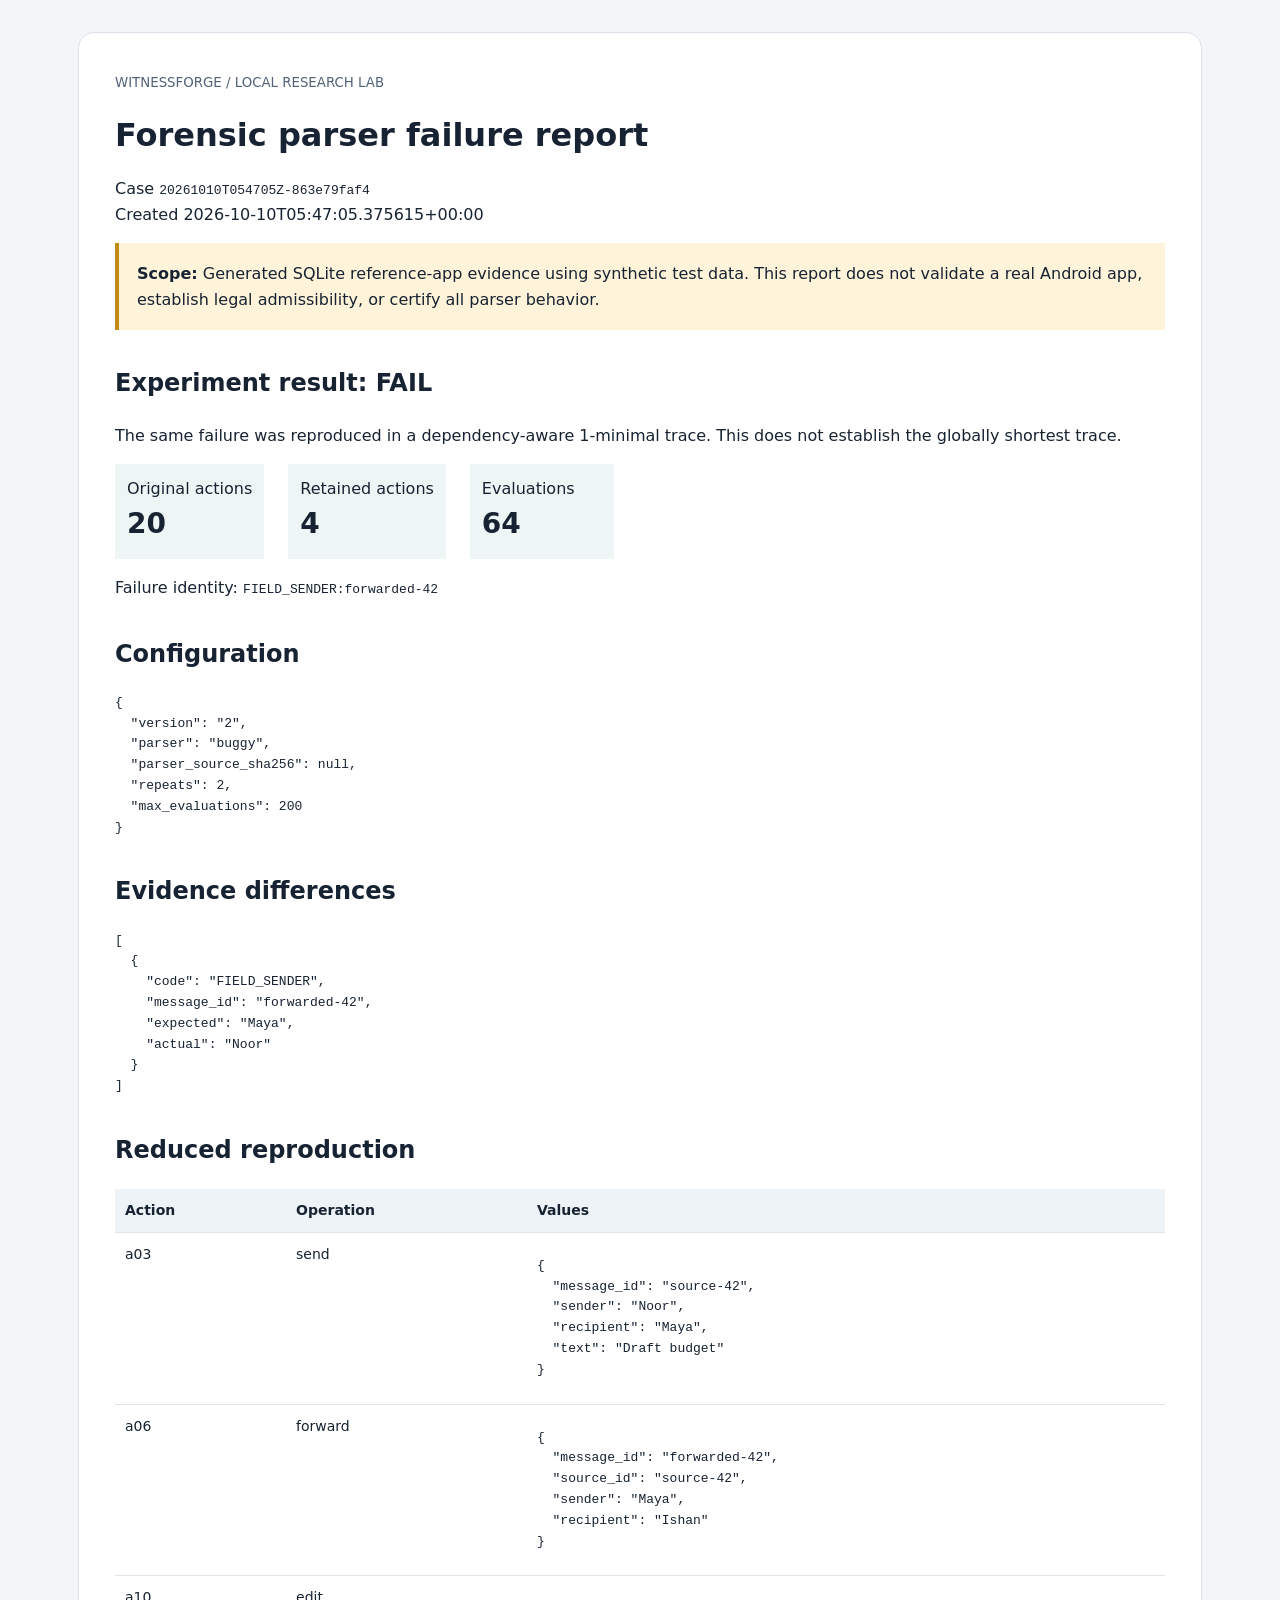
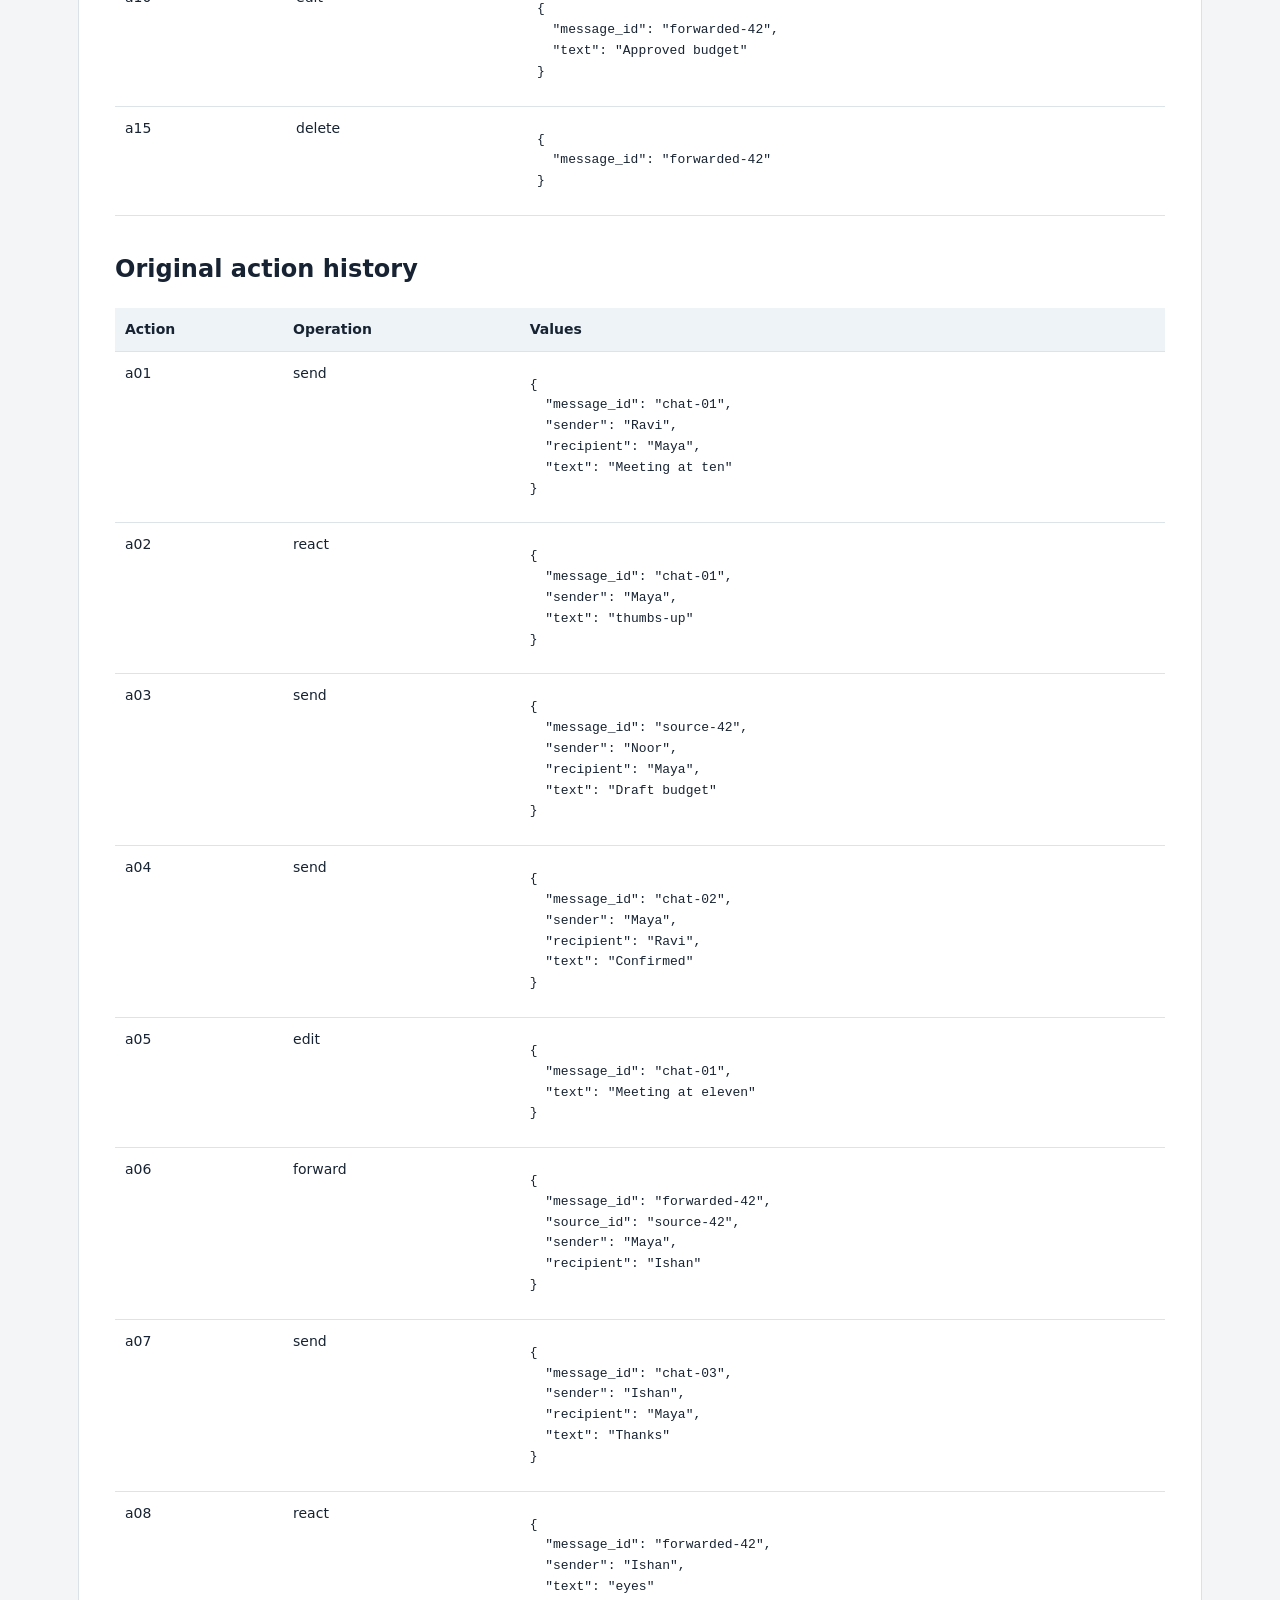
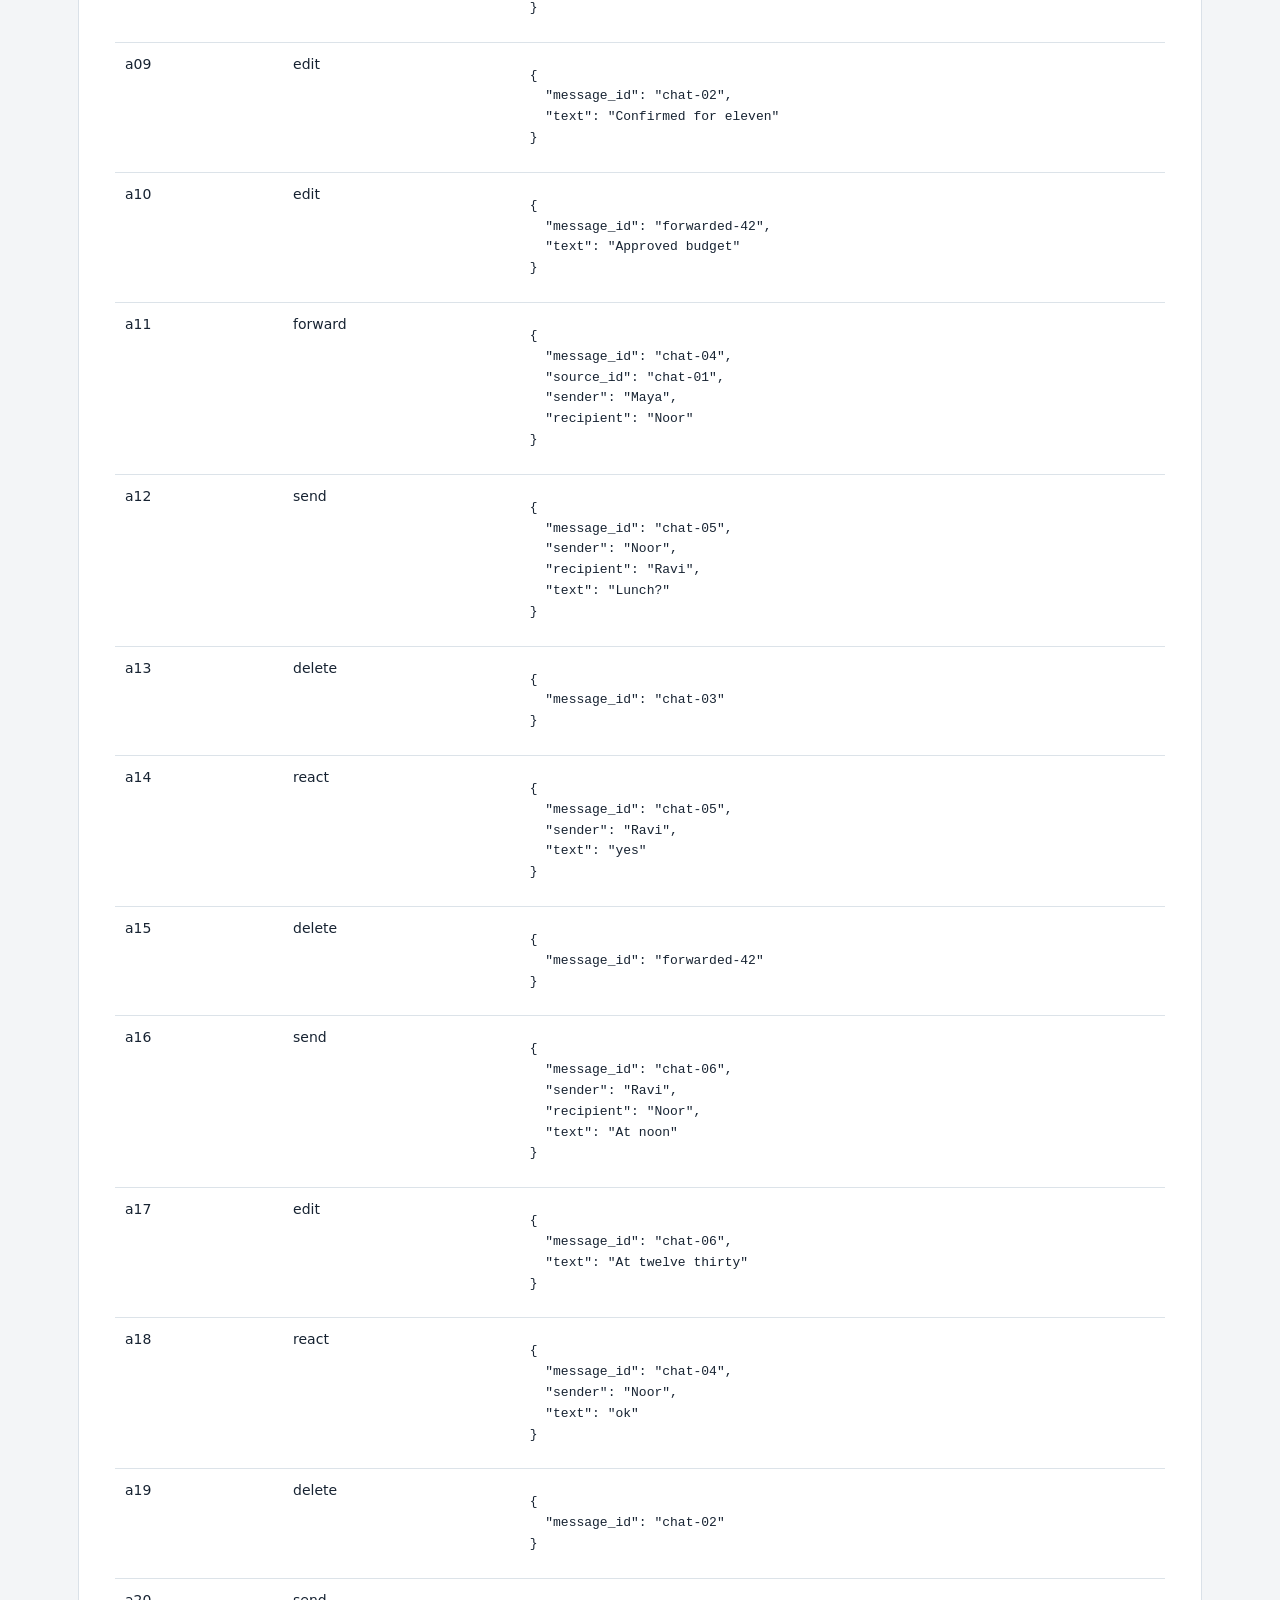
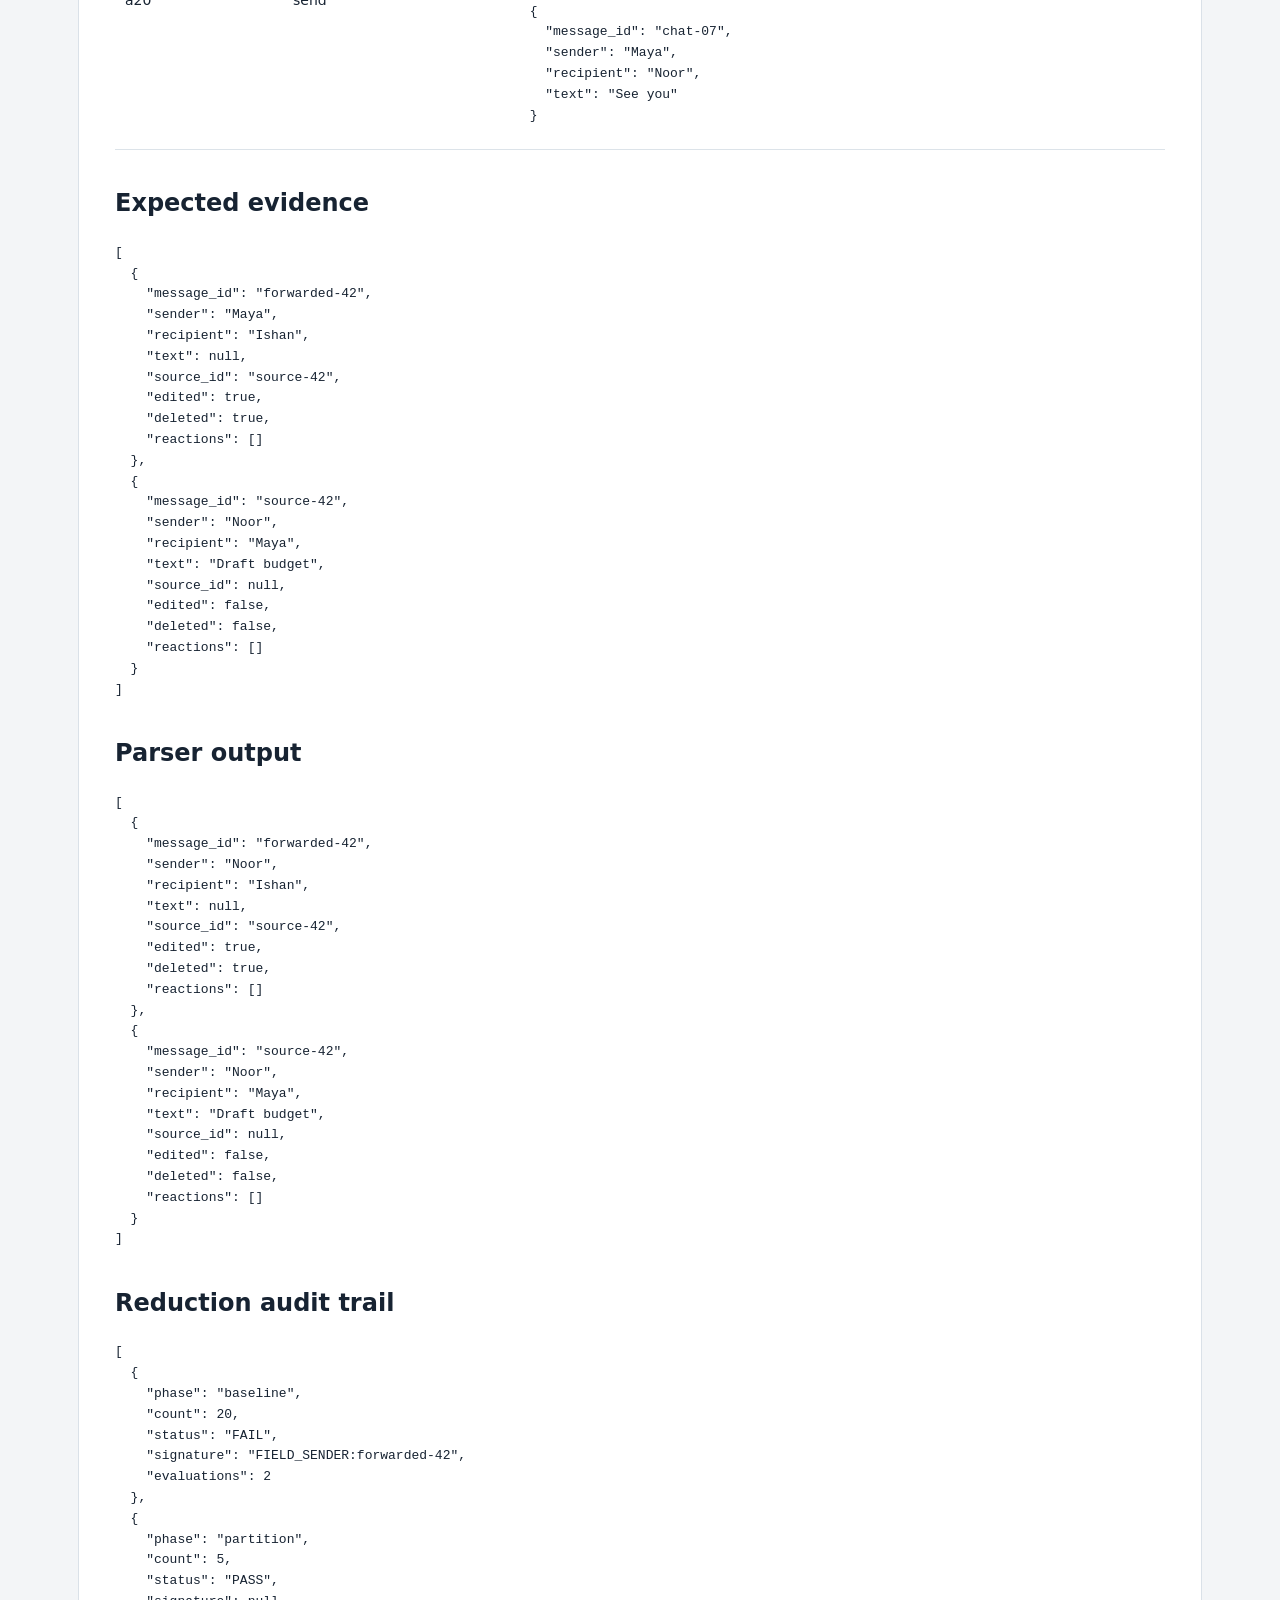
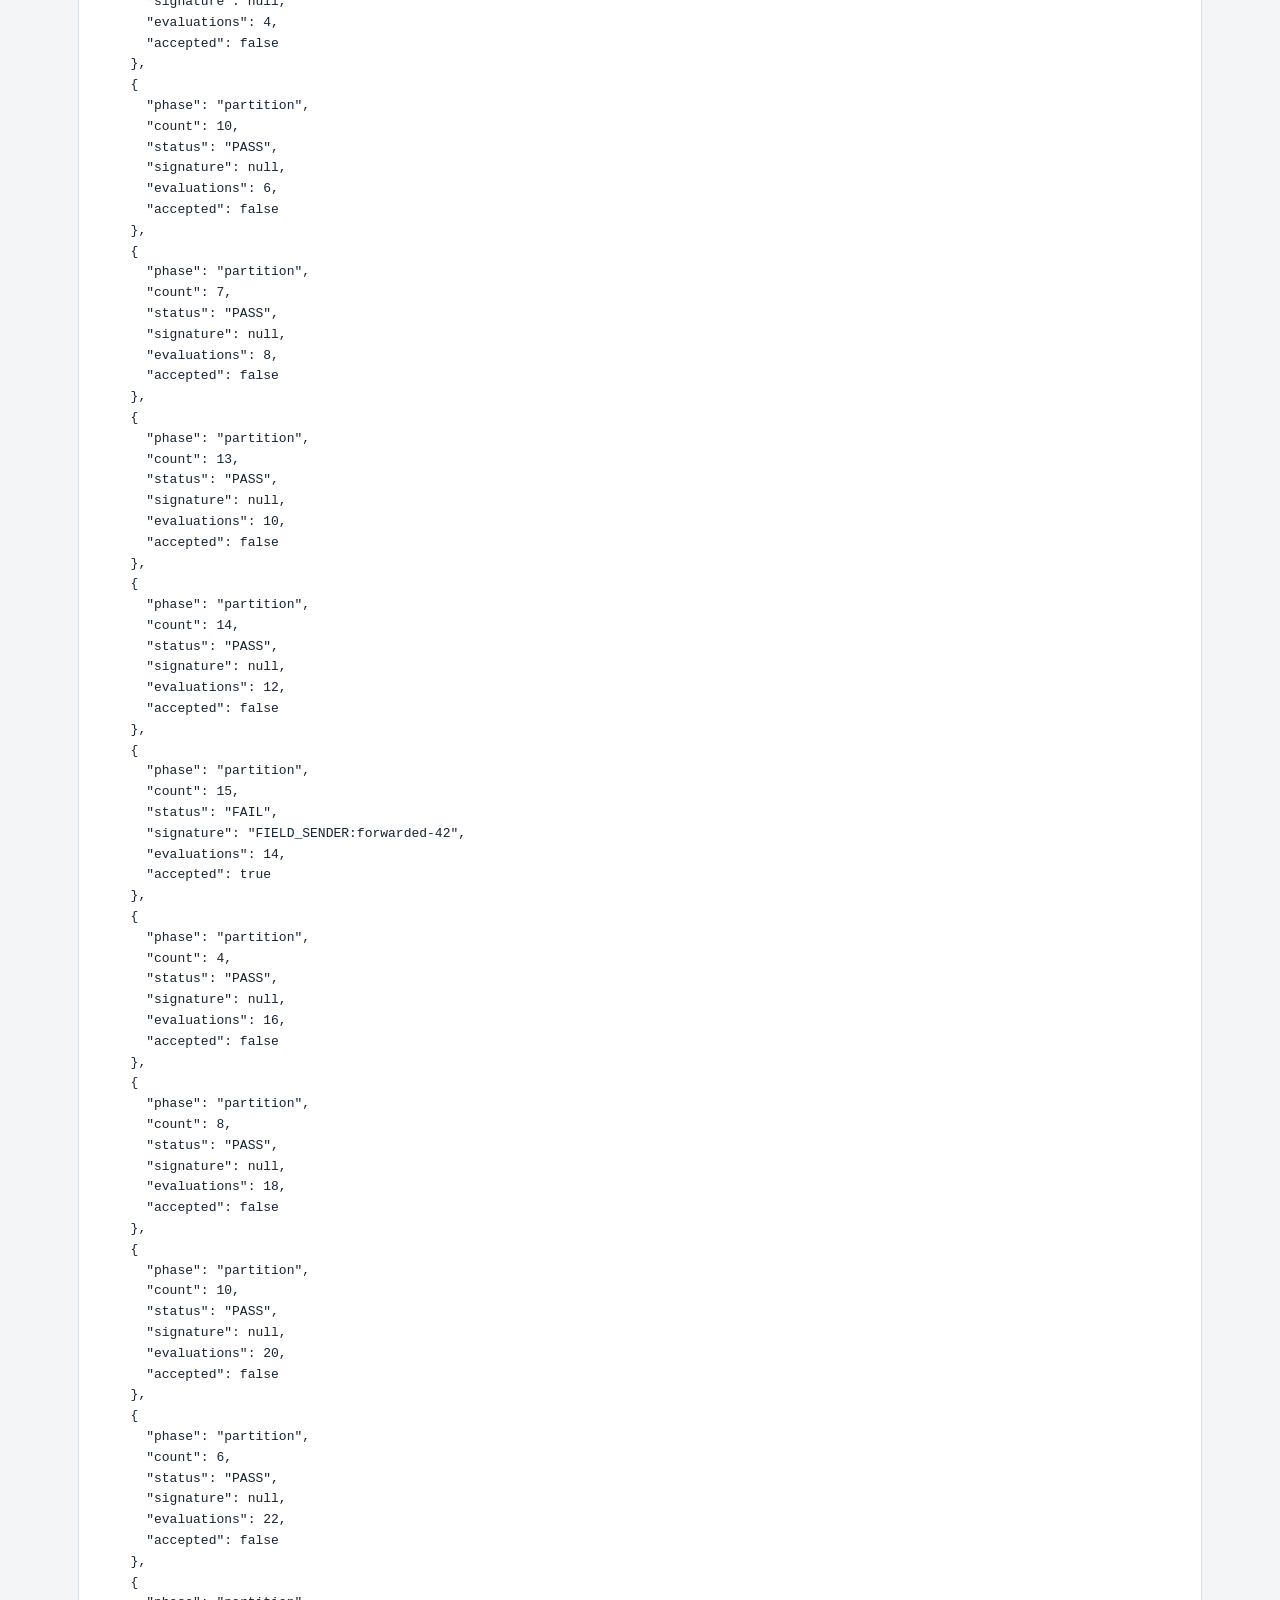
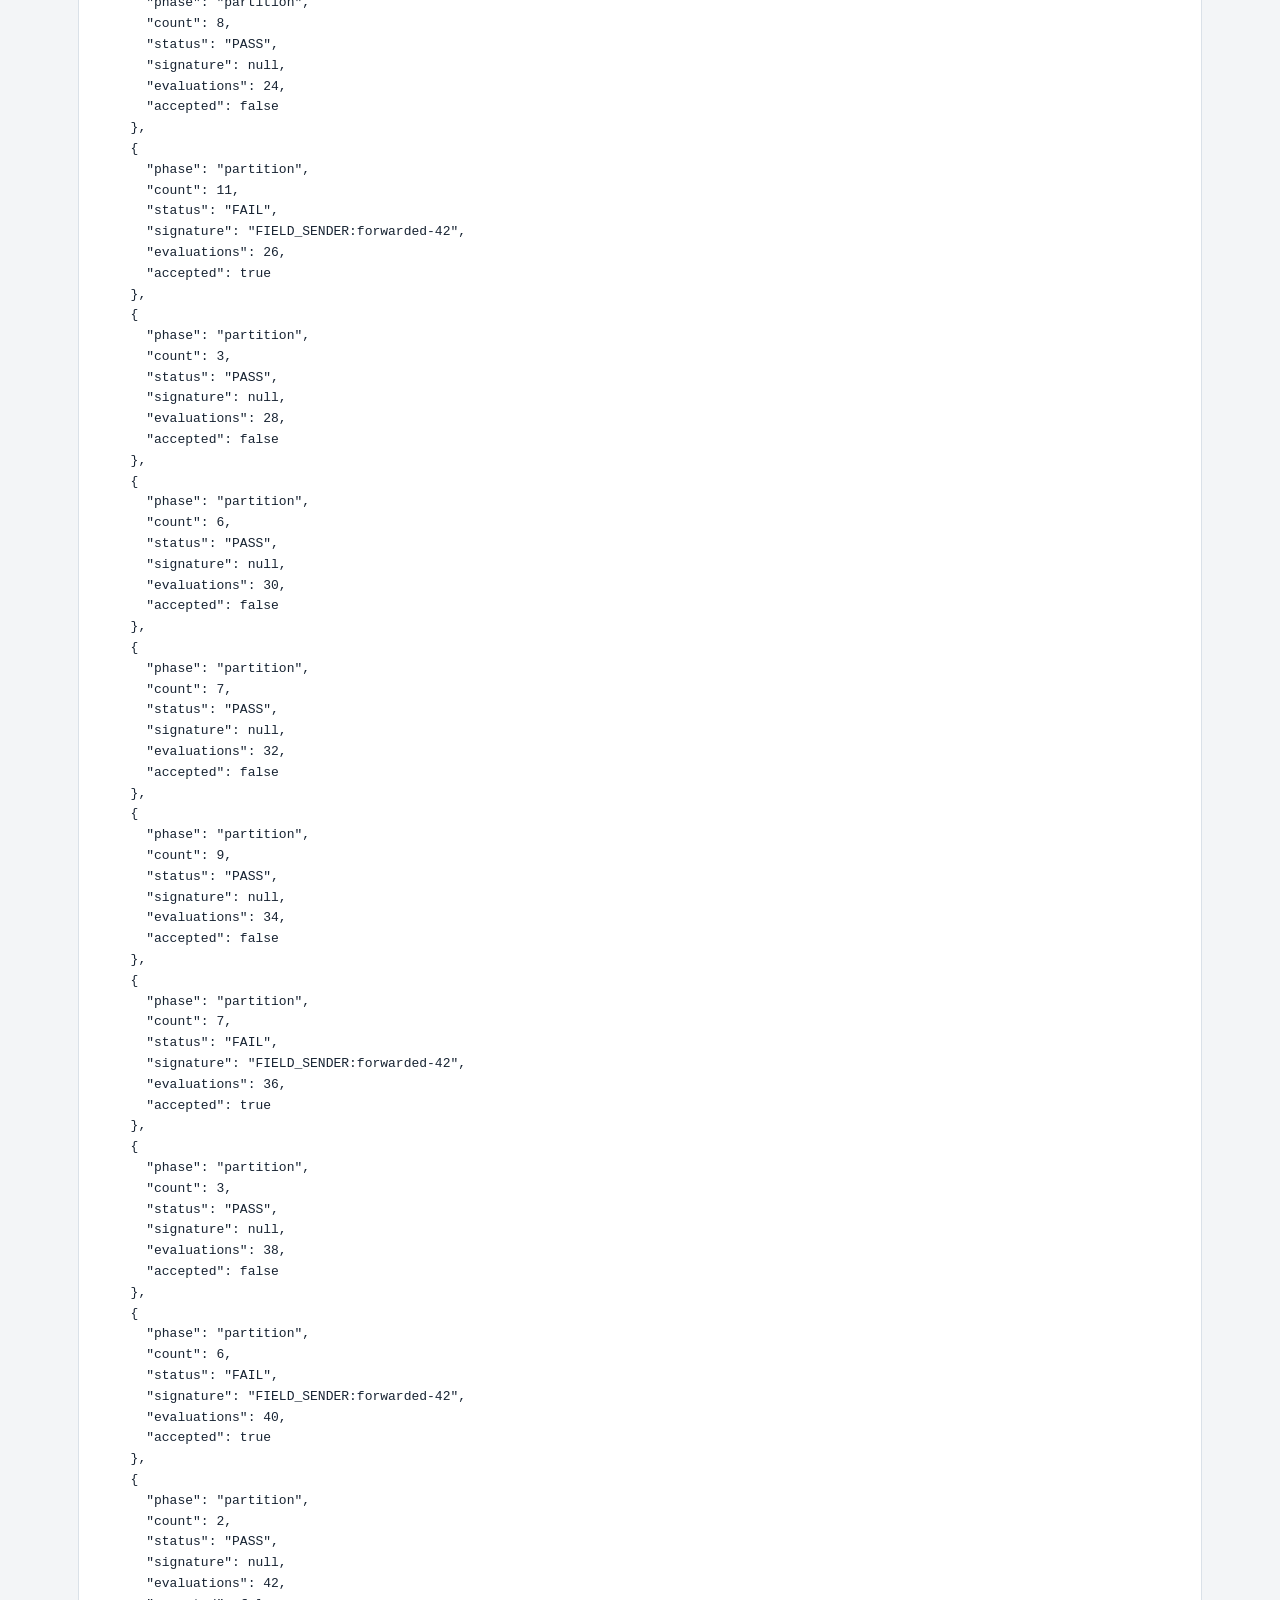
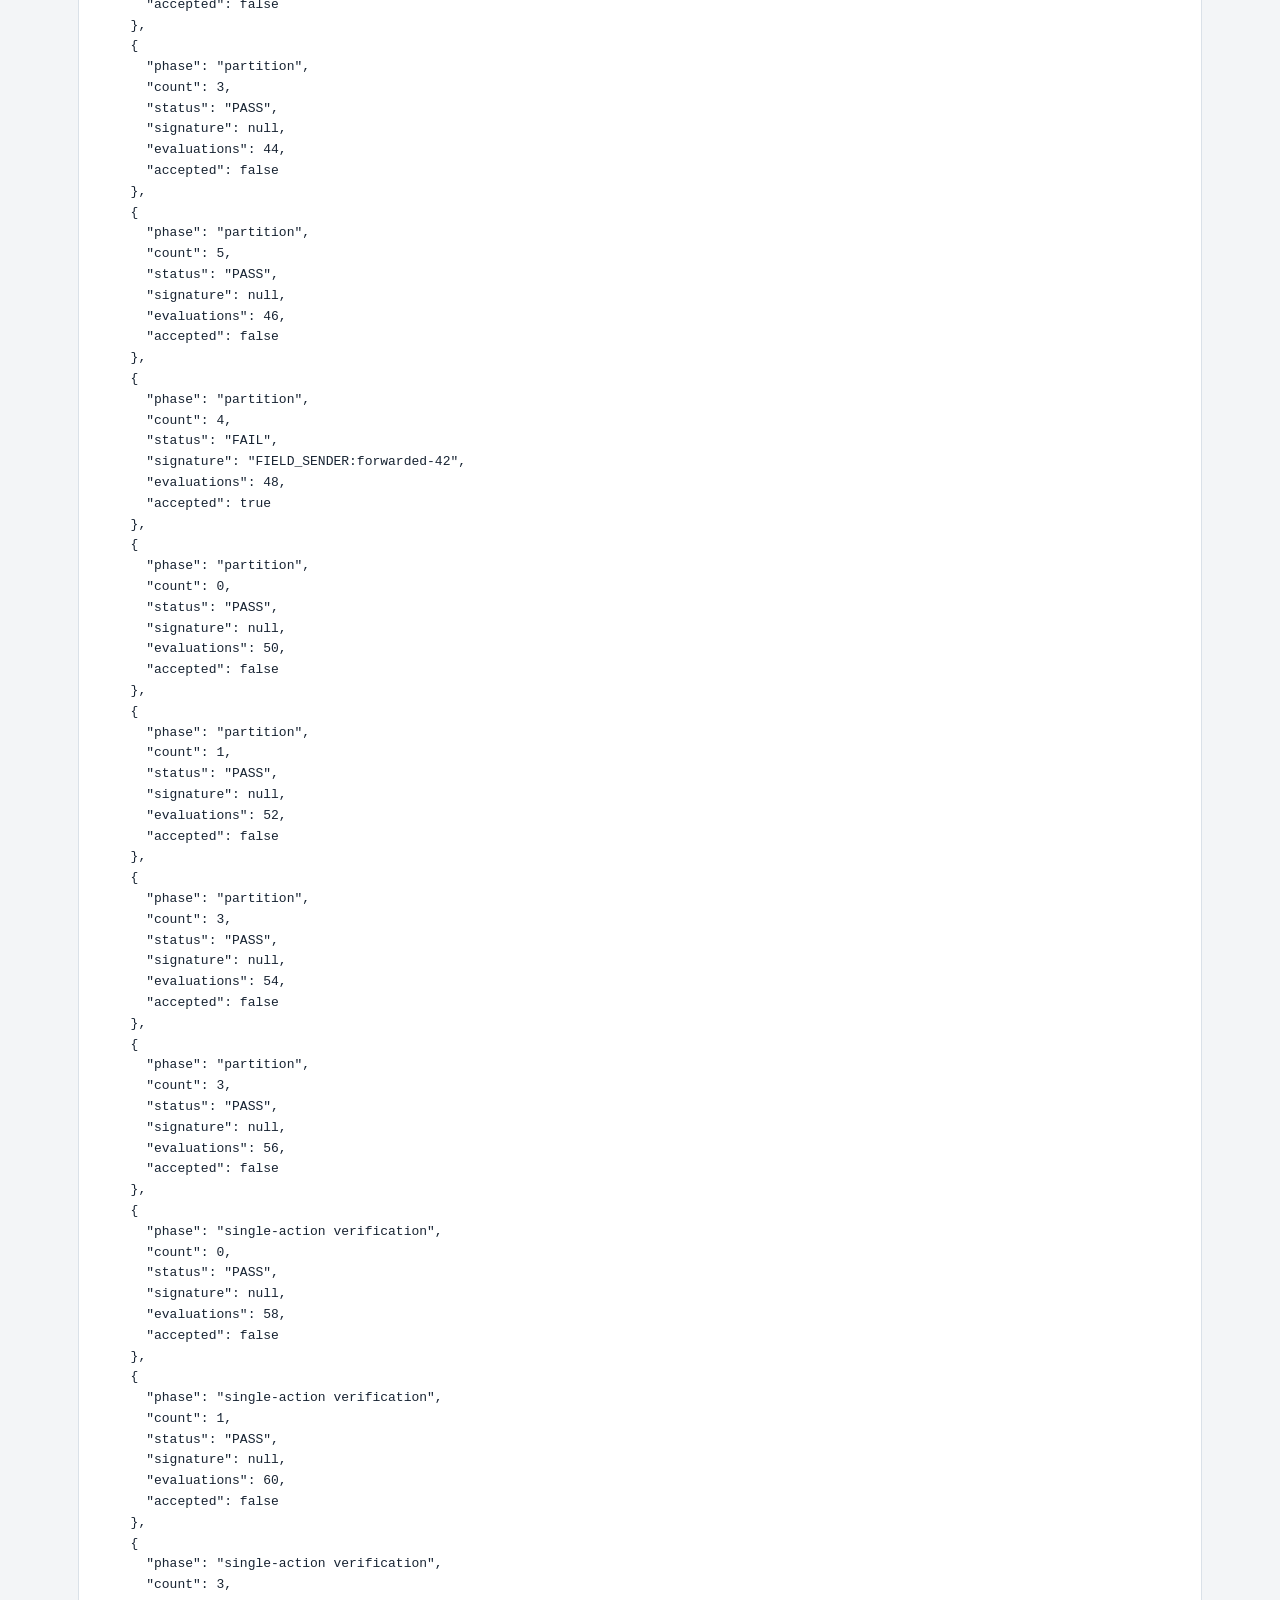
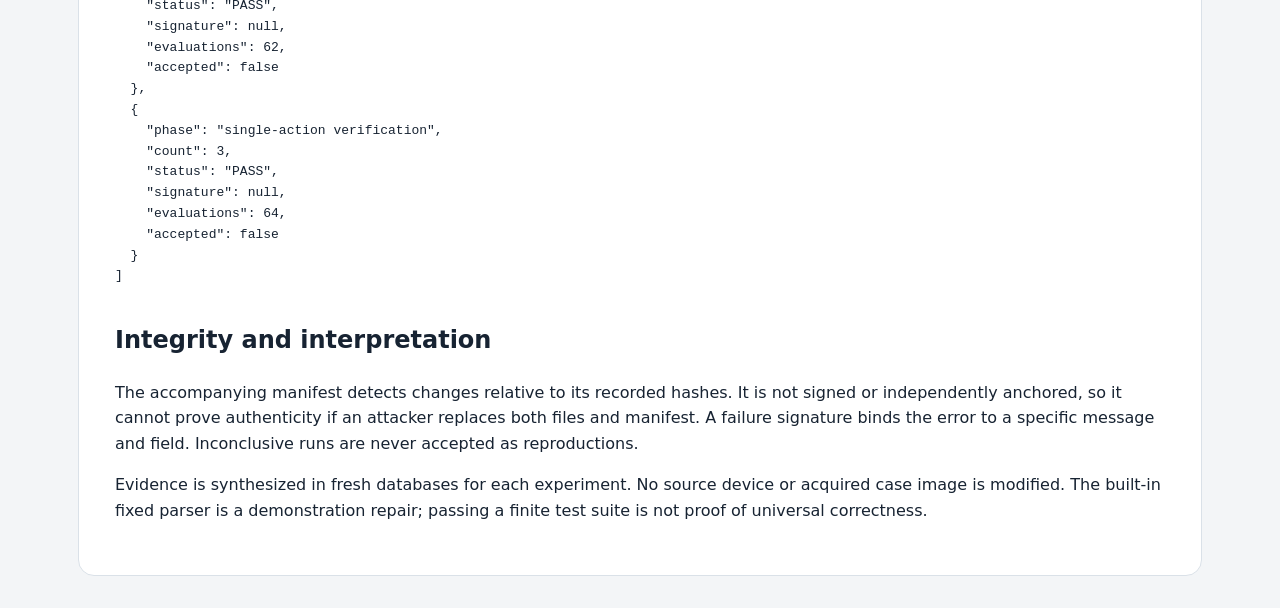
<file: examples/sample-case/report.html>
<!doctype html><html lang="en"><meta charset="utf-8"><meta name="viewport" content="width=device-width,initial-scale=1">
<title>WitnessForge evidence report</title><style>
body{font:16px/1.6 system-ui,sans-serif;background:#f3f5f7;color:#172332;margin:0;padding:32px}main{max-width:1050px;margin:auto;background:white;padding:36px;border:1px solid #dae1e8;border-radius:16px}h1{font-size:32px;line-height:1.2}h2{margin-top:34px}small{color:#526277}code,pre{font:13px/1.6 ui-monospace,monospace;white-space:pre-wrap;overflow-wrap:anywhere}table{border-collapse:collapse;width:100%;font-size:14px}th,td{text-align:left;vertical-align:top;padding:10px;border-bottom:1px solid #dce3e9}th{background:#edf3f6}.notice{padding:18px;background:#fff3d9;border-left:4px solid #c28a19}.metrics{display:flex;gap:24px;flex-wrap:wrap}.metric{padding:12px;background:#edf5f5;min-width:120px}.metric b{display:block;font-size:28px}a{color:#096b70}@media print{body{padding:0;background:white}main{border:0;padding:8px}tr{break-inside:avoid}}
</style><main><small>WITNESSFORGE / LOCAL RESEARCH LAB</small><h1>Forensic parser failure report</h1>
<p>Case <code>20261010T054705Z-863e79faf4</code><br>Created 2026-10-10T05:47:05.375615+00:00</p>
<div class="notice"><b>Scope:</b> Generated SQLite reference-app evidence using synthetic test data. This report does not validate a real Android app, establish legal admissibility, or certify all parser behavior.</div>
<h2>Experiment result: FAIL</h2><p>The same failure was reproduced in a dependency-aware 1-minimal trace. This does not establish the globally shortest trace.</p>
<div class="metrics"><div class="metric">Original actions<b>20</b></div><div class="metric">Retained actions<b>4</b></div><div class="metric">Evaluations<b>64</b></div></div>
<p>Failure identity: <code>FIELD_SENDER:forwarded-42</code></p>
<h2>Configuration</h2><pre>{
  &quot;version&quot;: &quot;2&quot;,
  &quot;parser&quot;: &quot;buggy&quot;,
  &quot;parser_source_sha256&quot;: null,
  &quot;repeats&quot;: 2,
  &quot;max_evaluations&quot;: 200
}</pre>
<h2>Evidence differences</h2><pre>[
  {
    &quot;code&quot;: &quot;FIELD_SENDER&quot;,
    &quot;message_id&quot;: &quot;forwarded-42&quot;,
    &quot;expected&quot;: &quot;Maya&quot;,
    &quot;actual&quot;: &quot;Noor&quot;
  }
]</pre>
<h2>Reduced reproduction</h2><table><thead><tr><th>Action</th><th>Operation</th><th>Values</th></tr></thead><tbody><tr><td>a03</td><td>send</td><td><pre>{
  &quot;message_id&quot;: &quot;source-42&quot;,
  &quot;sender&quot;: &quot;Noor&quot;,
  &quot;recipient&quot;: &quot;Maya&quot;,
  &quot;text&quot;: &quot;Draft budget&quot;
}</pre></td></tr><tr><td>a06</td><td>forward</td><td><pre>{
  &quot;message_id&quot;: &quot;forwarded-42&quot;,
  &quot;source_id&quot;: &quot;source-42&quot;,
  &quot;sender&quot;: &quot;Maya&quot;,
  &quot;recipient&quot;: &quot;Ishan&quot;
}</pre></td></tr><tr><td>a10</td><td>edit</td><td><pre>{
  &quot;message_id&quot;: &quot;forwarded-42&quot;,
  &quot;text&quot;: &quot;Approved budget&quot;
}</pre></td></tr><tr><td>a15</td><td>delete</td><td><pre>{
  &quot;message_id&quot;: &quot;forwarded-42&quot;
}</pre></td></tr></tbody></table>
<h2>Original action history</h2><table><thead><tr><th>Action</th><th>Operation</th><th>Values</th></tr></thead><tbody><tr><td>a01</td><td>send</td><td><pre>{
  &quot;message_id&quot;: &quot;chat-01&quot;,
  &quot;sender&quot;: &quot;Ravi&quot;,
  &quot;recipient&quot;: &quot;Maya&quot;,
  &quot;text&quot;: &quot;Meeting at ten&quot;
}</pre></td></tr><tr><td>a02</td><td>react</td><td><pre>{
  &quot;message_id&quot;: &quot;chat-01&quot;,
  &quot;sender&quot;: &quot;Maya&quot;,
  &quot;text&quot;: &quot;thumbs-up&quot;
}</pre></td></tr><tr><td>a03</td><td>send</td><td><pre>{
  &quot;message_id&quot;: &quot;source-42&quot;,
  &quot;sender&quot;: &quot;Noor&quot;,
  &quot;recipient&quot;: &quot;Maya&quot;,
  &quot;text&quot;: &quot;Draft budget&quot;
}</pre></td></tr><tr><td>a04</td><td>send</td><td><pre>{
  &quot;message_id&quot;: &quot;chat-02&quot;,
  &quot;sender&quot;: &quot;Maya&quot;,
  &quot;recipient&quot;: &quot;Ravi&quot;,
  &quot;text&quot;: &quot;Confirmed&quot;
}</pre></td></tr><tr><td>a05</td><td>edit</td><td><pre>{
  &quot;message_id&quot;: &quot;chat-01&quot;,
  &quot;text&quot;: &quot;Meeting at eleven&quot;
}</pre></td></tr><tr><td>a06</td><td>forward</td><td><pre>{
  &quot;message_id&quot;: &quot;forwarded-42&quot;,
  &quot;source_id&quot;: &quot;source-42&quot;,
  &quot;sender&quot;: &quot;Maya&quot;,
  &quot;recipient&quot;: &quot;Ishan&quot;
}</pre></td></tr><tr><td>a07</td><td>send</td><td><pre>{
  &quot;message_id&quot;: &quot;chat-03&quot;,
  &quot;sender&quot;: &quot;Ishan&quot;,
  &quot;recipient&quot;: &quot;Maya&quot;,
  &quot;text&quot;: &quot;Thanks&quot;
}</pre></td></tr><tr><td>a08</td><td>react</td><td><pre>{
  &quot;message_id&quot;: &quot;forwarded-42&quot;,
  &quot;sender&quot;: &quot;Ishan&quot;,
  &quot;text&quot;: &quot;eyes&quot;
}</pre></td></tr><tr><td>a09</td><td>edit</td><td><pre>{
  &quot;message_id&quot;: &quot;chat-02&quot;,
  &quot;text&quot;: &quot;Confirmed for eleven&quot;
}</pre></td></tr><tr><td>a10</td><td>edit</td><td><pre>{
  &quot;message_id&quot;: &quot;forwarded-42&quot;,
  &quot;text&quot;: &quot;Approved budget&quot;
}</pre></td></tr><tr><td>a11</td><td>forward</td><td><pre>{
  &quot;message_id&quot;: &quot;chat-04&quot;,
  &quot;source_id&quot;: &quot;chat-01&quot;,
  &quot;sender&quot;: &quot;Maya&quot;,
  &quot;recipient&quot;: &quot;Noor&quot;
}</pre></td></tr><tr><td>a12</td><td>send</td><td><pre>{
  &quot;message_id&quot;: &quot;chat-05&quot;,
  &quot;sender&quot;: &quot;Noor&quot;,
  &quot;recipient&quot;: &quot;Ravi&quot;,
  &quot;text&quot;: &quot;Lunch?&quot;
}</pre></td></tr><tr><td>a13</td><td>delete</td><td><pre>{
  &quot;message_id&quot;: &quot;chat-03&quot;
}</pre></td></tr><tr><td>a14</td><td>react</td><td><pre>{
  &quot;message_id&quot;: &quot;chat-05&quot;,
  &quot;sender&quot;: &quot;Ravi&quot;,
  &quot;text&quot;: &quot;yes&quot;
}</pre></td></tr><tr><td>a15</td><td>delete</td><td><pre>{
  &quot;message_id&quot;: &quot;forwarded-42&quot;
}</pre></td></tr><tr><td>a16</td><td>send</td><td><pre>{
  &quot;message_id&quot;: &quot;chat-06&quot;,
  &quot;sender&quot;: &quot;Ravi&quot;,
  &quot;recipient&quot;: &quot;Noor&quot;,
  &quot;text&quot;: &quot;At noon&quot;
}</pre></td></tr><tr><td>a17</td><td>edit</td><td><pre>{
  &quot;message_id&quot;: &quot;chat-06&quot;,
  &quot;text&quot;: &quot;At twelve thirty&quot;
}</pre></td></tr><tr><td>a18</td><td>react</td><td><pre>{
  &quot;message_id&quot;: &quot;chat-04&quot;,
  &quot;sender&quot;: &quot;Noor&quot;,
  &quot;text&quot;: &quot;ok&quot;
}</pre></td></tr><tr><td>a19</td><td>delete</td><td><pre>{
  &quot;message_id&quot;: &quot;chat-02&quot;
}</pre></td></tr><tr><td>a20</td><td>send</td><td><pre>{
  &quot;message_id&quot;: &quot;chat-07&quot;,
  &quot;sender&quot;: &quot;Maya&quot;,
  &quot;recipient&quot;: &quot;Noor&quot;,
  &quot;text&quot;: &quot;See you&quot;
}</pre></td></tr></tbody></table>
<h2>Expected evidence</h2><pre>[
  {
    &quot;message_id&quot;: &quot;forwarded-42&quot;,
    &quot;sender&quot;: &quot;Maya&quot;,
    &quot;recipient&quot;: &quot;Ishan&quot;,
    &quot;text&quot;: null,
    &quot;source_id&quot;: &quot;source-42&quot;,
    &quot;edited&quot;: true,
    &quot;deleted&quot;: true,
    &quot;reactions&quot;: []
  },
  {
    &quot;message_id&quot;: &quot;source-42&quot;,
    &quot;sender&quot;: &quot;Noor&quot;,
    &quot;recipient&quot;: &quot;Maya&quot;,
    &quot;text&quot;: &quot;Draft budget&quot;,
    &quot;source_id&quot;: null,
    &quot;edited&quot;: false,
    &quot;deleted&quot;: false,
    &quot;reactions&quot;: []
  }
]</pre>
<h2>Parser output</h2><pre>[
  {
    &quot;message_id&quot;: &quot;forwarded-42&quot;,
    &quot;sender&quot;: &quot;Noor&quot;,
    &quot;recipient&quot;: &quot;Ishan&quot;,
    &quot;text&quot;: null,
    &quot;source_id&quot;: &quot;source-42&quot;,
    &quot;edited&quot;: true,
    &quot;deleted&quot;: true,
    &quot;reactions&quot;: []
  },
  {
    &quot;message_id&quot;: &quot;source-42&quot;,
    &quot;sender&quot;: &quot;Noor&quot;,
    &quot;recipient&quot;: &quot;Maya&quot;,
    &quot;text&quot;: &quot;Draft budget&quot;,
    &quot;source_id&quot;: null,
    &quot;edited&quot;: false,
    &quot;deleted&quot;: false,
    &quot;reactions&quot;: []
  }
]</pre>
<h2>Reduction audit trail</h2><pre>[
  {
    &quot;phase&quot;: &quot;baseline&quot;,
    &quot;count&quot;: 20,
    &quot;status&quot;: &quot;FAIL&quot;,
    &quot;signature&quot;: &quot;FIELD_SENDER:forwarded-42&quot;,
    &quot;evaluations&quot;: 2
  },
  {
    &quot;phase&quot;: &quot;partition&quot;,
    &quot;count&quot;: 5,
    &quot;status&quot;: &quot;PASS&quot;,
    &quot;signature&quot;: null,
    &quot;evaluations&quot;: 4,
    &quot;accepted&quot;: false
  },
  {
    &quot;phase&quot;: &quot;partition&quot;,
    &quot;count&quot;: 10,
    &quot;status&quot;: &quot;PASS&quot;,
    &quot;signature&quot;: null,
    &quot;evaluations&quot;: 6,
    &quot;accepted&quot;: false
  },
  {
    &quot;phase&quot;: &quot;partition&quot;,
    &quot;count&quot;: 7,
    &quot;status&quot;: &quot;PASS&quot;,
    &quot;signature&quot;: null,
    &quot;evaluations&quot;: 8,
    &quot;accepted&quot;: false
  },
  {
    &quot;phase&quot;: &quot;partition&quot;,
    &quot;count&quot;: 13,
    &quot;status&quot;: &quot;PASS&quot;,
    &quot;signature&quot;: null,
    &quot;evaluations&quot;: 10,
    &quot;accepted&quot;: false
  },
  {
    &quot;phase&quot;: &quot;partition&quot;,
    &quot;count&quot;: 14,
    &quot;status&quot;: &quot;PASS&quot;,
    &quot;signature&quot;: null,
    &quot;evaluations&quot;: 12,
    &quot;accepted&quot;: false
  },
  {
    &quot;phase&quot;: &quot;partition&quot;,
    &quot;count&quot;: 15,
    &quot;status&quot;: &quot;FAIL&quot;,
    &quot;signature&quot;: &quot;FIELD_SENDER:forwarded-42&quot;,
    &quot;evaluations&quot;: 14,
    &quot;accepted&quot;: true
  },
  {
    &quot;phase&quot;: &quot;partition&quot;,
    &quot;count&quot;: 4,
    &quot;status&quot;: &quot;PASS&quot;,
    &quot;signature&quot;: null,
    &quot;evaluations&quot;: 16,
    &quot;accepted&quot;: false
  },
  {
    &quot;phase&quot;: &quot;partition&quot;,
    &quot;count&quot;: 8,
    &quot;status&quot;: &quot;PASS&quot;,
    &quot;signature&quot;: null,
    &quot;evaluations&quot;: 18,
    &quot;accepted&quot;: false
  },
  {
    &quot;phase&quot;: &quot;partition&quot;,
    &quot;count&quot;: 10,
    &quot;status&quot;: &quot;PASS&quot;,
    &quot;signature&quot;: null,
    &quot;evaluations&quot;: 20,
    &quot;accepted&quot;: false
  },
  {
    &quot;phase&quot;: &quot;partition&quot;,
    &quot;count&quot;: 6,
    &quot;status&quot;: &quot;PASS&quot;,
    &quot;signature&quot;: null,
    &quot;evaluations&quot;: 22,
    &quot;accepted&quot;: false
  },
  {
    &quot;phase&quot;: &quot;partition&quot;,
    &quot;count&quot;: 8,
    &quot;status&quot;: &quot;PASS&quot;,
    &quot;signature&quot;: null,
    &quot;evaluations&quot;: 24,
    &quot;accepted&quot;: false
  },
  {
    &quot;phase&quot;: &quot;partition&quot;,
    &quot;count&quot;: 11,
    &quot;status&quot;: &quot;FAIL&quot;,
    &quot;signature&quot;: &quot;FIELD_SENDER:forwarded-42&quot;,
    &quot;evaluations&quot;: 26,
    &quot;accepted&quot;: true
  },
  {
    &quot;phase&quot;: &quot;partition&quot;,
    &quot;count&quot;: 3,
    &quot;status&quot;: &quot;PASS&quot;,
    &quot;signature&quot;: null,
    &quot;evaluations&quot;: 28,
    &quot;accepted&quot;: false
  },
  {
    &quot;phase&quot;: &quot;partition&quot;,
    &quot;count&quot;: 6,
    &quot;status&quot;: &quot;PASS&quot;,
    &quot;signature&quot;: null,
    &quot;evaluations&quot;: 30,
    &quot;accepted&quot;: false
  },
  {
    &quot;phase&quot;: &quot;partition&quot;,
    &quot;count&quot;: 7,
    &quot;status&quot;: &quot;PASS&quot;,
    &quot;signature&quot;: null,
    &quot;evaluations&quot;: 32,
    &quot;accepted&quot;: false
  },
  {
    &quot;phase&quot;: &quot;partition&quot;,
    &quot;count&quot;: 9,
    &quot;status&quot;: &quot;PASS&quot;,
    &quot;signature&quot;: null,
    &quot;evaluations&quot;: 34,
    &quot;accepted&quot;: false
  },
  {
    &quot;phase&quot;: &quot;partition&quot;,
    &quot;count&quot;: 7,
    &quot;status&quot;: &quot;FAIL&quot;,
    &quot;signature&quot;: &quot;FIELD_SENDER:forwarded-42&quot;,
    &quot;evaluations&quot;: 36,
    &quot;accepted&quot;: true
  },
  {
    &quot;phase&quot;: &quot;partition&quot;,
    &quot;count&quot;: 3,
    &quot;status&quot;: &quot;PASS&quot;,
    &quot;signature&quot;: null,
    &quot;evaluations&quot;: 38,
    &quot;accepted&quot;: false
  },
  {
    &quot;phase&quot;: &quot;partition&quot;,
    &quot;count&quot;: 6,
    &quot;status&quot;: &quot;FAIL&quot;,
    &quot;signature&quot;: &quot;FIELD_SENDER:forwarded-42&quot;,
    &quot;evaluations&quot;: 40,
    &quot;accepted&quot;: true
  },
  {
    &quot;phase&quot;: &quot;partition&quot;,
    &quot;count&quot;: 2,
    &quot;status&quot;: &quot;PASS&quot;,
    &quot;signature&quot;: null,
    &quot;evaluations&quot;: 42,
    &quot;accepted&quot;: false
  },
  {
    &quot;phase&quot;: &quot;partition&quot;,
    &quot;count&quot;: 3,
    &quot;status&quot;: &quot;PASS&quot;,
    &quot;signature&quot;: null,
    &quot;evaluations&quot;: 44,
    &quot;accepted&quot;: false
  },
  {
    &quot;phase&quot;: &quot;partition&quot;,
    &quot;count&quot;: 5,
    &quot;status&quot;: &quot;PASS&quot;,
    &quot;signature&quot;: null,
    &quot;evaluations&quot;: 46,
    &quot;accepted&quot;: false
  },
  {
    &quot;phase&quot;: &quot;partition&quot;,
    &quot;count&quot;: 4,
    &quot;status&quot;: &quot;FAIL&quot;,
    &quot;signature&quot;: &quot;FIELD_SENDER:forwarded-42&quot;,
    &quot;evaluations&quot;: 48,
    &quot;accepted&quot;: true
  },
  {
    &quot;phase&quot;: &quot;partition&quot;,
    &quot;count&quot;: 0,
    &quot;status&quot;: &quot;PASS&quot;,
    &quot;signature&quot;: null,
    &quot;evaluations&quot;: 50,
    &quot;accepted&quot;: false
  },
  {
    &quot;phase&quot;: &quot;partition&quot;,
    &quot;count&quot;: 1,
    &quot;status&quot;: &quot;PASS&quot;,
    &quot;signature&quot;: null,
    &quot;evaluations&quot;: 52,
    &quot;accepted&quot;: false
  },
  {
    &quot;phase&quot;: &quot;partition&quot;,
    &quot;count&quot;: 3,
    &quot;status&quot;: &quot;PASS&quot;,
    &quot;signature&quot;: null,
    &quot;evaluations&quot;: 54,
    &quot;accepted&quot;: false
  },
  {
    &quot;phase&quot;: &quot;partition&quot;,
    &quot;count&quot;: 3,
    &quot;status&quot;: &quot;PASS&quot;,
    &quot;signature&quot;: null,
    &quot;evaluations&quot;: 56,
    &quot;accepted&quot;: false
  },
  {
    &quot;phase&quot;: &quot;single-action verification&quot;,
    &quot;count&quot;: 0,
    &quot;status&quot;: &quot;PASS&quot;,
    &quot;signature&quot;: null,
    &quot;evaluations&quot;: 58,
    &quot;accepted&quot;: false
  },
  {
    &quot;phase&quot;: &quot;single-action verification&quot;,
    &quot;count&quot;: 1,
    &quot;status&quot;: &quot;PASS&quot;,
    &quot;signature&quot;: null,
    &quot;evaluations&quot;: 60,
    &quot;accepted&quot;: false
  },
  {
    &quot;phase&quot;: &quot;single-action verification&quot;,
    &quot;count&quot;: 3,
    &quot;status&quot;: &quot;PASS&quot;,
    &quot;signature&quot;: null,
    &quot;evaluations&quot;: 62,
    &quot;accepted&quot;: false
  },
  {
    &quot;phase&quot;: &quot;single-action verification&quot;,
    &quot;count&quot;: 3,
    &quot;status&quot;: &quot;PASS&quot;,
    &quot;signature&quot;: null,
    &quot;evaluations&quot;: 64,
    &quot;accepted&quot;: false
  }
]</pre>
<h2>Integrity and interpretation</h2><p>The accompanying manifest detects changes relative to its recorded hashes. It is not signed or independently anchored, so it cannot prove authenticity if an attacker replaces both files and manifest. A failure signature binds the error to a specific message and field. Inconclusive runs are never accepted as reproductions.</p>
<p>Evidence is synthesized in fresh databases for each experiment. No source device or acquired case image is modified. The built-in fixed parser is a demonstration repair; passing a finite test suite is not proof of universal correctness.</p>
</main></html>
</file>
